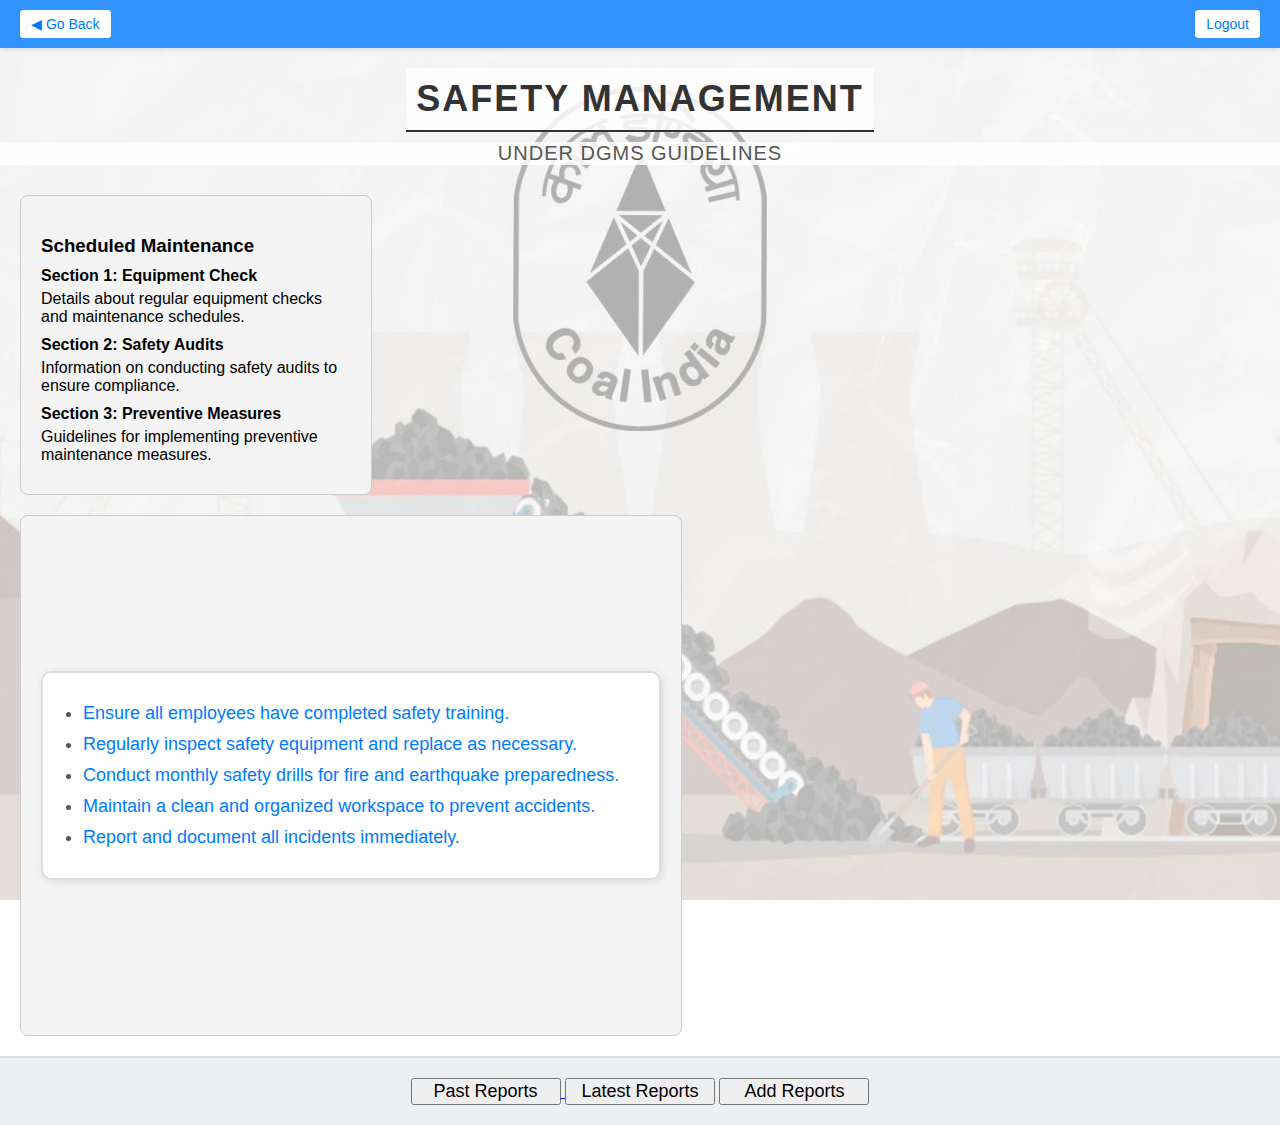
<file: check.html>
<!DOCTYPE html>
<html lang="en">
<head>
    <meta charset="UTF-8">
    <meta name="viewport" content="width=device-width, initial-scale=1.0">
    <title>Flexboard - Safety Management System</title>
    <link rel="stylesheet" href="check.css">
</head>
<body>
    <div id="google_translate_element"></div>
    <script>
        function googleTranslateElementInit() {
            new google.translate.TranslateElement({pageLanguage: 'en'}, 'google_translate_element');
        }
    </script>
    <script src="//translate.google.com/translate_a/element.js?cb=googleTranslateElementInit"></script>
    
    <!-- Top Bar with Login Details and Go Back Button -->
    <div class="top-bar">
        <a href="page2.html">
            <button class="go-back-button" onclick="goBack()">&#9664; Go Back</button>
        </a>
        <div class="login-info">
            <strong></strong>
        </div>
        <button class="logout-button" onclick="logout()">Logout</button>
    </div>

    <!-- Safety Management Heading at the Top -->
    <div class="header">
        <h1>Safety Management</h1>
        <h2>Under DGMS Guidelines</h2>
    </div>

    <div class="container">
        <!-- New Scheduled Maintenance Section on the Left Side -->
        <div class="left-box">
            <div class="scheduled-maintenance">
                <h3>Scheduled Maintenance</h3>
                <div class="maintenance-section">
                    <h4>Section 1: Equipment Check</h4>
                    <p>Details about regular equipment checks and maintenance schedules.</p>
                </div>
                <div class="maintenance-section">
                    <h4>Section 2: Safety Audits</h4>
                    <p>Information on conducting safety audits to ensure compliance.</p>
                </div>
                <div class="maintenance-section">
                    <h4>Section 3: Preventive Measures</h4>
                    <p>Guidelines for implementing preventive maintenance measures.</p>
                </div>
            </div>
        </div>

        <!-- Bullet Points Section in the Middle -->
        <div class="middle-box">
            <div class="box">
                <ul id="draggable-list">
                    <li draggable="true"><a href="#safety-training">Ensure all employees have completed safety training.</a></li>
                    <li draggable="true"><a href="#inspect-equipment">Regularly inspect safety equipment and replace as necessary.</a></li>
                    <li draggable="true"><a href="#safety-drills">Conduct monthly safety drills for fire and earthquake preparedness.</a></li>
                    <li draggable="true"><a href="#workspace-maintenance">Maintain a clean and organized workspace to prevent accidents.</a></li>
                    <li draggable="true"><a href="#incident-reporting">Report and document all incidents immediately.</a></li>
                </ul>
            </div>
        </div>
    </div>

    <!-- Button Box at the Bottom -->
    <div class="button-box">
        <a href="http://www.ismenvis.nic.in/Database/Mining_Accidents_in_India_24483.aspx">
            <button onclick="location.href='#past-reports'">Past Reports</button>
        </a>
        <button onclick="location.href='#latest-reports'">Latest Reports</button>
        <a href="https://docs.google.com/document/d/1yKGdlR-f_0Es_KPplbGagiN0gbisJxPs6AfrJtnZBNw/edit?usp=sharing">
            <button onclick="location.href='#add-reports'">Add Reports</button>
        </a>
    </div>

    <script src="script.js"></script>
</body>
</html>
</file>
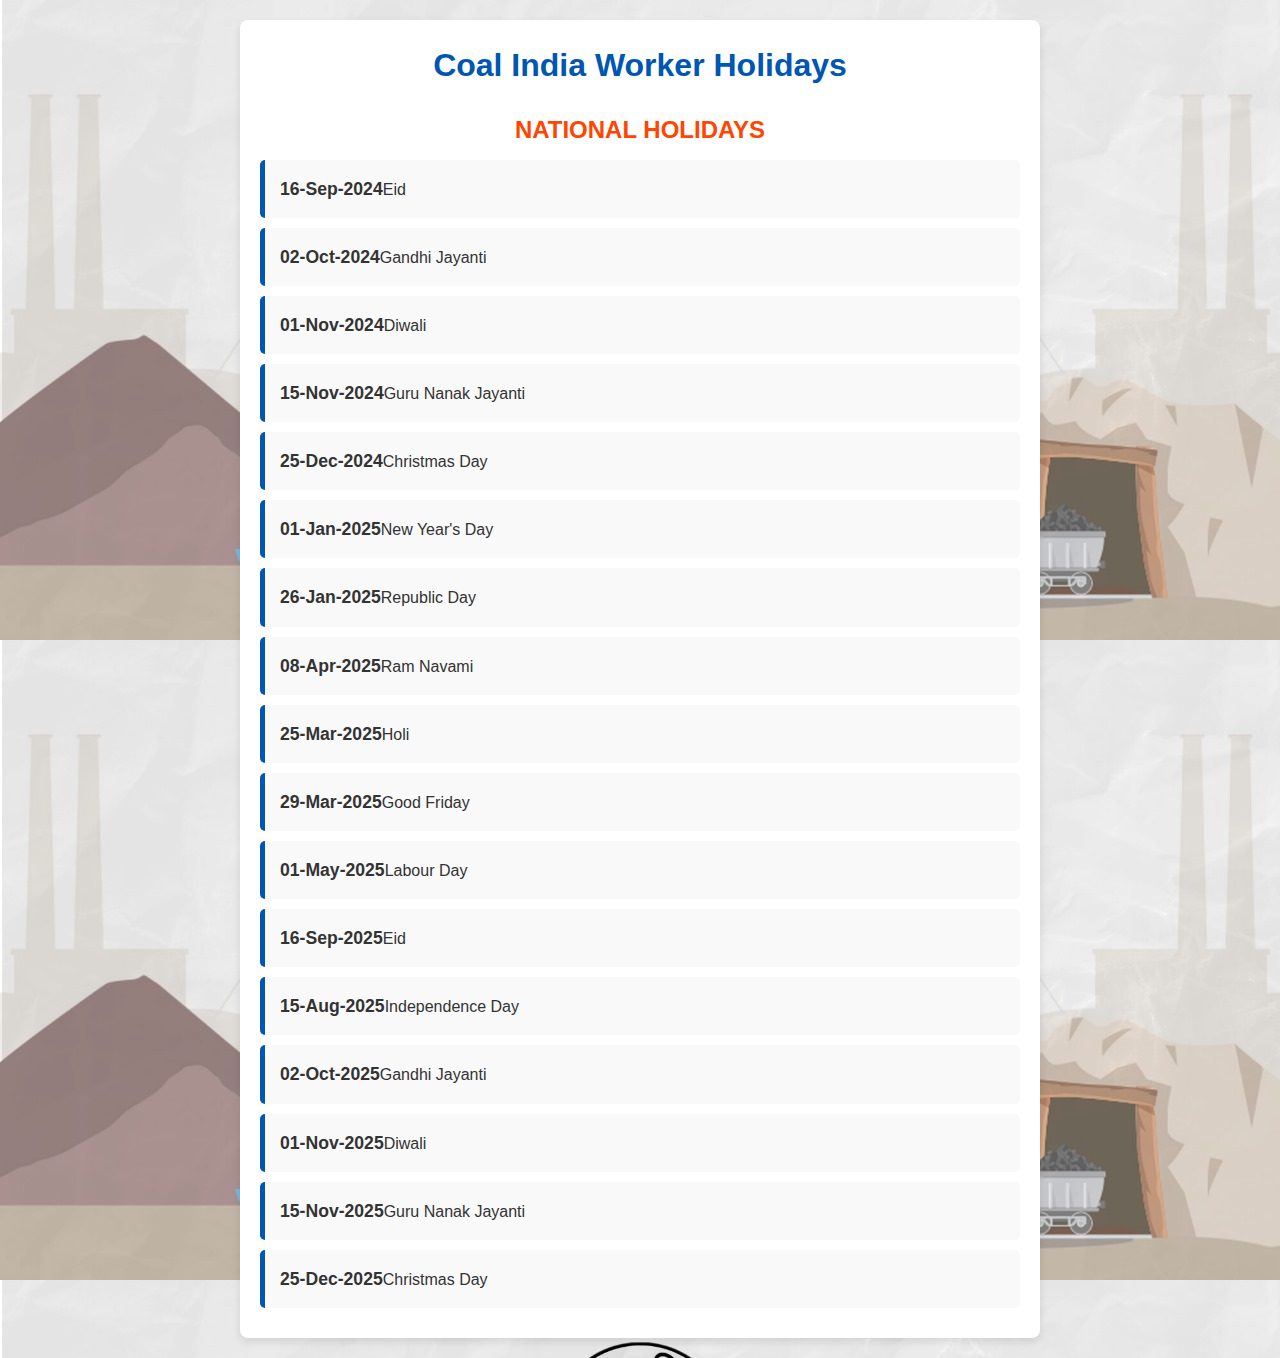
<file: holiday.html>
<!DOCTYPE html>
<html lang="en">
<head>
    <meta charset="UTF-8">
    <meta name="viewport" content="width=device-width, initial-scale=1.0">
    <title>Coal India Worker Holidays</title>
    <style>
        /* Basic reset */
        * {
            margin: 0;
            padding: 0;
            box-sizing: border-box;
        }

        /* Page background and font settings */
        body {
            background-image:url("coalindiabg.jpeg");
            font-family: 'Segoe UI', Tahoma, Geneva, Verdana, sans-serif;
            /* background-color: #f4f4f9; */
            color: #333;
            padding: 20px;
            line-height: 1.6;
        }

        /* Container for the content */
        .container {
            max-width: 800px;
            margin: 0 auto;
            background-color: #ffffff;
            padding: 20px;
            border-radius: 8px;
            box-shadow: 0 4px 8px rgba(0, 0, 0, 0.1);
        }

        /* Header styles */
        h1 {
            text-align: center;
            font-size: 2em;
            color: #0056b3;
            margin-bottom: 20px;
        }

        .holiday-header {
            font-weight: bold;
            font-size: 1.5em;
            margin-top: 20px;
            margin-bottom: 10px;
            color: #ff4500;
            text-align: center;
            text-transform: uppercase;
        }

        /* Holiday item styles */
        .holiday {
            background-color: #f9f9f9;
            padding: 15px;
            margin-bottom: 10px;
            border-left: 5px solid #0056b3;
            border-radius: 5px;
            transition: transform 0.2s, background-color 0.2s;
        }

        /* Adding some interaction on hover */
        .holiday:hover {
            background-color: #e8f0fe;
            transform: translateY(-2px);
        }

        /* Strong tag styling */
        .holiday strong {
            color: #333;
            font-weight: bold;
            font-size: 1.1em;
        }

        /* Media query for mobile responsiveness */
        @media (max-width: 600px) {
            h1 {
                font-size: 1.5em;
            }

            .holiday-header {
                font-size: 1.2em;
            }

            .holiday {
                padding: 10px;
            }
        }
    </style>
</head>
<body>
    <div id="google_translate_element"></div>
    <script>
    function googleTranslateElementInit() {
        new google.translate.TranslateElement({
            pageLanguage: 'en',
            includedLanguages: 'en,hi',
            layout: google.translate.TranslateElement.InlineLayout.SIMPLE,
            autoDisplay: false // Disable the automatic display of the translation banner
        }, 'google_translate_element');
    }
    </script>
    <script src="//translate.google.com/translate_a/element.js?cb=googleTranslateElementInit"></script>
    <div class="container">
        <h1>Coal India Worker Holidays</h1>

        <div class="holiday-header">NATIONAL HOLIDAYS</div>

        <div id="holiday-list">
            <!-- Holidays will be dynamically added here -->
        </div>
    </div>

    <script>
        document.addEventListener('DOMContentLoaded', function () {
            function displayHoliday(holiday) {
                const holidayList = document.getElementById('holiday-list');
                const holidayElement = document.createElement('div');
                holidayElement.classList.add('holiday');
                holidayElement.innerHTML = `<strong>${holiday.date}</strong>${holiday.reason}`;
                holidayList.appendChild(holidayElement);
            }

            const holidays = [
                { date: '16-Sep-2024', reason: 'Eid' },
                { date: '02-Oct-2024', reason: 'Gandhi Jayanti' },
                { date: '01-Nov-2024', reason: 'Diwali' },
                { date: '15-Nov-2024', reason: 'Guru Nanak Jayanti' },
                { date: '25-Dec-2024', reason: 'Christmas Day' },
                { date: '01-Jan-2025', reason: 'New Year\'s Day' },
                { date: '26-Jan-2025', reason: 'Republic Day' },
                { date: '08-Apr-2025', reason: 'Ram Navami' },
                { date: '25-Mar-2025', reason: 'Holi' },
                { date: '29-Mar-2025', reason: 'Good Friday' },
                { date: '01-May-2025', reason: 'Labour Day' },
                { date: '16-Sep-2025', reason: 'Eid' },
                { date: '15-Aug-2025', reason: 'Independence Day' },
                { date: '02-Oct-2025', reason: 'Gandhi Jayanti' },
                { date: '01-Nov-2025', reason: 'Diwali' },
                { date: '15-Nov-2025', reason: 'Guru Nanak Jayanti' },
                { date: '25-Dec-2025', reason: 'Christmas Day' },
            ];

            holidays.forEach(holiday => {
                displayHoliday(holiday);
            });
        });
    </script>
</body>
</html>
</file>
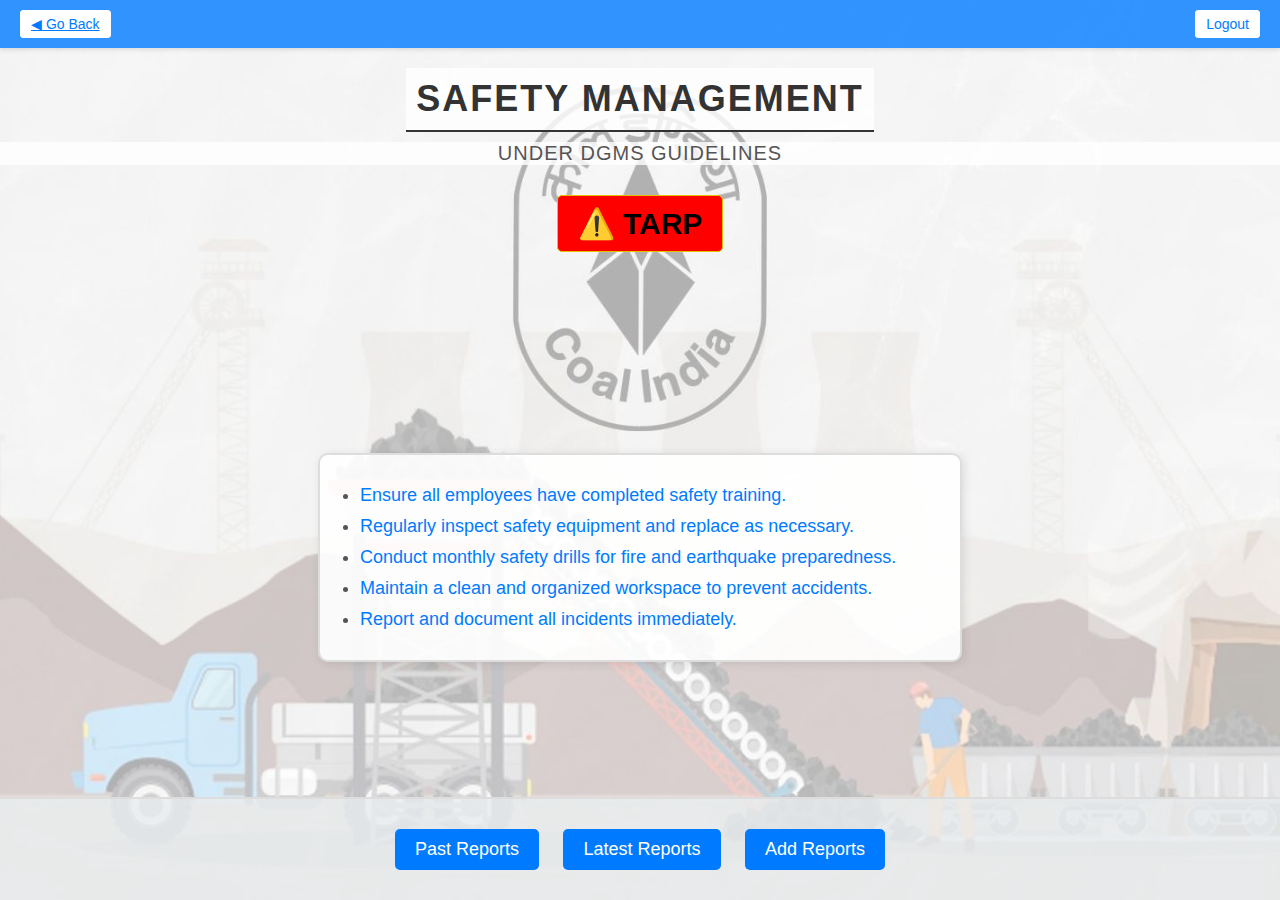
<file: new.html>
<!DOCTYPE html>
<html lang="en">
<head>
    <meta charset="UTF-8">
    <meta name="viewport" content="width=device-width, initial-scale=1.0">
    <title>Flexboard - Safety Management System</title>
    <link rel="stylesheet" href="styles.css">
</head>
<body>
    <div id="google_translate_element"></div>
    <script>
        function googleTranslateElementInit() {
            new google.translate.TranslateElement({pageLanguage: 'en'}, 'google_translate_element');
        }
    </script>
    <script src="//translate.google.com/translate_a/element.js?cb=googleTranslateElementInit"></script>
    
    <!-- Top Bar with Login Details and Go Back Button -->
    <header class="top-bar">
        <a href="page2.html" class="go-back-button" aria-label="Go Back">&#9664; Go Back</a>
        <div class="login-info" aria-live="polite">
            <strong></strong>
        </div>
        <button class="logout-button" onclick="logout()" aria-label="Logout">Logout</button>
    </header>

    <!-- Safety Management Heading at the Top -->
    <section class="header">
        <h1>Safety Management</h1>
        <h2>Under DGMS Guidelines</h2>
        <a href="response-plan.html" class="button hazard-button" aria-label="TARP">⚠️ TARP</a> <!-- TARP Button with Link -->
    </section>

    <main class="container">
        <section class="content">
            <!-- Bullet Points Section inside a box and draggable with animation -->
            <div class="box">
                <ul id="draggable-list">
                    <li draggable="true"><a href="#safety-training">Ensure all employees have completed safety training.</a></li>
                    <li draggable="true"><a href="#inspect-equipment">Regularly inspect safety equipment and replace as necessary.</a></li>
                    <li draggable="true"><a href="#safety-drills">Conduct monthly safety drills for fire and earthquake preparedness.</a></li>
                    <li draggable="true"><a href="#workspace-maintenance">Maintain a clean and organized workspace to prevent accidents.</a></li>
                    <li draggable="true"><a href="#incident-reporting">Report and document all incidents immediately.</a></li>
                </ul>
            </div>
        </section>
    </main>

    <!-- Button Box at the Bottom -->
    <footer class="button-box">
        <a href="http://www.ismenvis.nic.in/Database/Mining_Accidents_in_India_24483.aspx" class="button" aria-label="Past Reports">Past Reports</a>
        <button onclick="location.href='#latest-reports'" aria-label="Latest Reports">Latest Reports</button>
        <a href="https://docs.google.com/document/d/1yKGdlR-f_0Es_KPplbGagiN0gbisJxPs6AfrJtnZBNw/edit?usp=sharing" class="button" aria-label="Add Reports">Add Reports</a>
    </footer>

    <script src="script.js"></script>
</body>
</html>
</file>
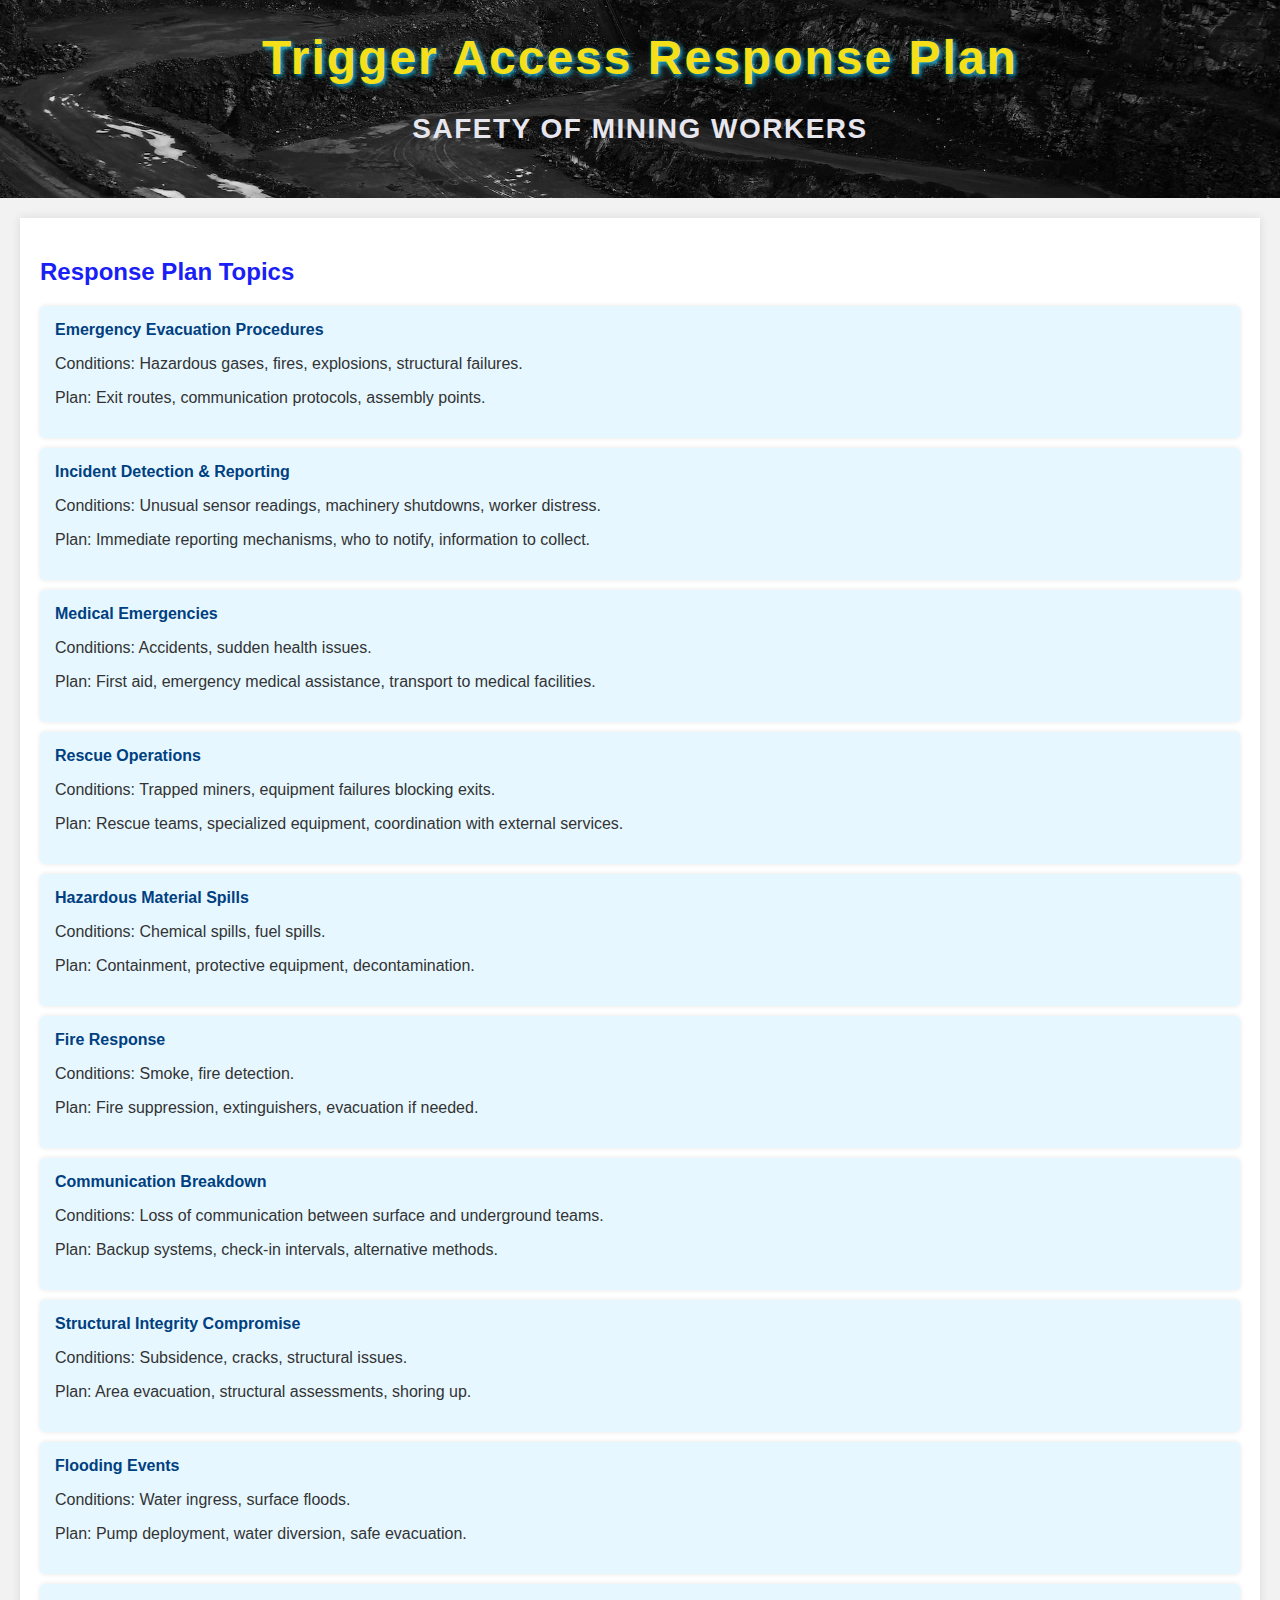
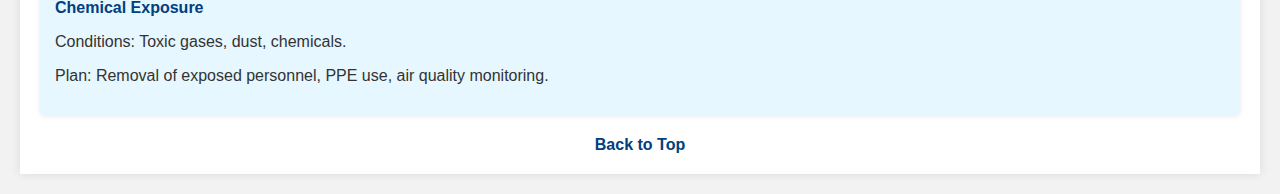
<file: response-plan.html>
<!DOCTYPE html>
<html lang="en">
<head>
    <meta charset="UTF-8">
    <meta name="viewport" content="width=device-width, initial-scale=1.0">
    <title>Trigger Access Response Plan - Mining Safety</title>
    <link rel="stylesheet" href="response_plan.css"> <!-- Link to external CSS file -->
 
</head>
<body>
    <div class="header">
        <h1>Trigger Access Response Plan</h1>
        <br>
        <h2>Safety of Mining Workers</h2>
    </div>

    <div class="container">
        <h2>Response Plan Topics</h2>
        <ul>
            <li id="evacuation">
                <a href="#evacuation">Emergency Evacuation Procedures</a>
                <p>Conditions: Hazardous gases, fires, explosions, structural failures.</p>
                <p>Plan: Exit routes, communication protocols, assembly points.</p>
            </li>
            <li id="incident-reporting">
                <a href="#incident-reporting">Incident Detection & Reporting</a>
                <p>Conditions: Unusual sensor readings, machinery shutdowns, worker distress.</p>
                <p>Plan: Immediate reporting mechanisms, who to notify, information to collect.</p>
            </li>
            <li id="medical-emergencies">
                <a href="#medical-emergencies">Medical Emergencies</a>
                <p>Conditions: Accidents, sudden health issues.</p>
                <p>Plan: First aid, emergency medical assistance, transport to medical facilities.</p>
            </li>
            <li id="rescue-operations">
                <a href="#rescue-operations">Rescue Operations</a>
                <p>Conditions: Trapped miners, equipment failures blocking exits.</p>
                <p>Plan: Rescue teams, specialized equipment, coordination with external services.</p>
            </li>
            <li id="hazardous-materials">
                <a href="#hazardous-materials">Hazardous Material Spills</a>
                <p>Conditions: Chemical spills, fuel spills.</p>
                <p>Plan: Containment, protective equipment, decontamination.</p>
            </li>
            <li id="fire-response">
                <a href="#fire-response">Fire Response</a>
                <p>Conditions: Smoke, fire detection.</p>
                <p>Plan: Fire suppression, extinguishers, evacuation if needed.</p>
            </li>
            <li id="communication-breakdown">
                <a href="#communication-breakdown">Communication Breakdown</a>
                <p>Conditions: Loss of communication between surface and underground teams.</p>
                <p>Plan: Backup systems, check-in intervals, alternative methods.</p>
            </li>
            <li id="structural-integrity">
                <a href="#structural-integrity">Structural Integrity Compromise</a>
                <p>Conditions: Subsidence, cracks, structural issues.</p>
                <p>Plan: Area evacuation, structural assessments, shoring up.</p>
            </li>
            <li id="flooding-events">
                <a href="#flooding-events">Flooding Events</a>
                <p>Conditions: Water ingress, surface floods.</p>
                <p>Plan: Pump deployment, water diversion, safe evacuation.</p>
            </li>
            <li id="chemical-exposure">
                <a href="#chemical-exposure">Chemical Exposure</a>
                <p>Conditions: Toxic gases, dust, chemicals.</p>
                <p>Plan: Removal of exposed personnel, PPE use, air quality monitoring.</p>
            </li>
        </ul>
        <div class="back-to-top">
            <a href="#top">Back to Top</a>
        </div>
    </div>
</body>
</html>
</file>
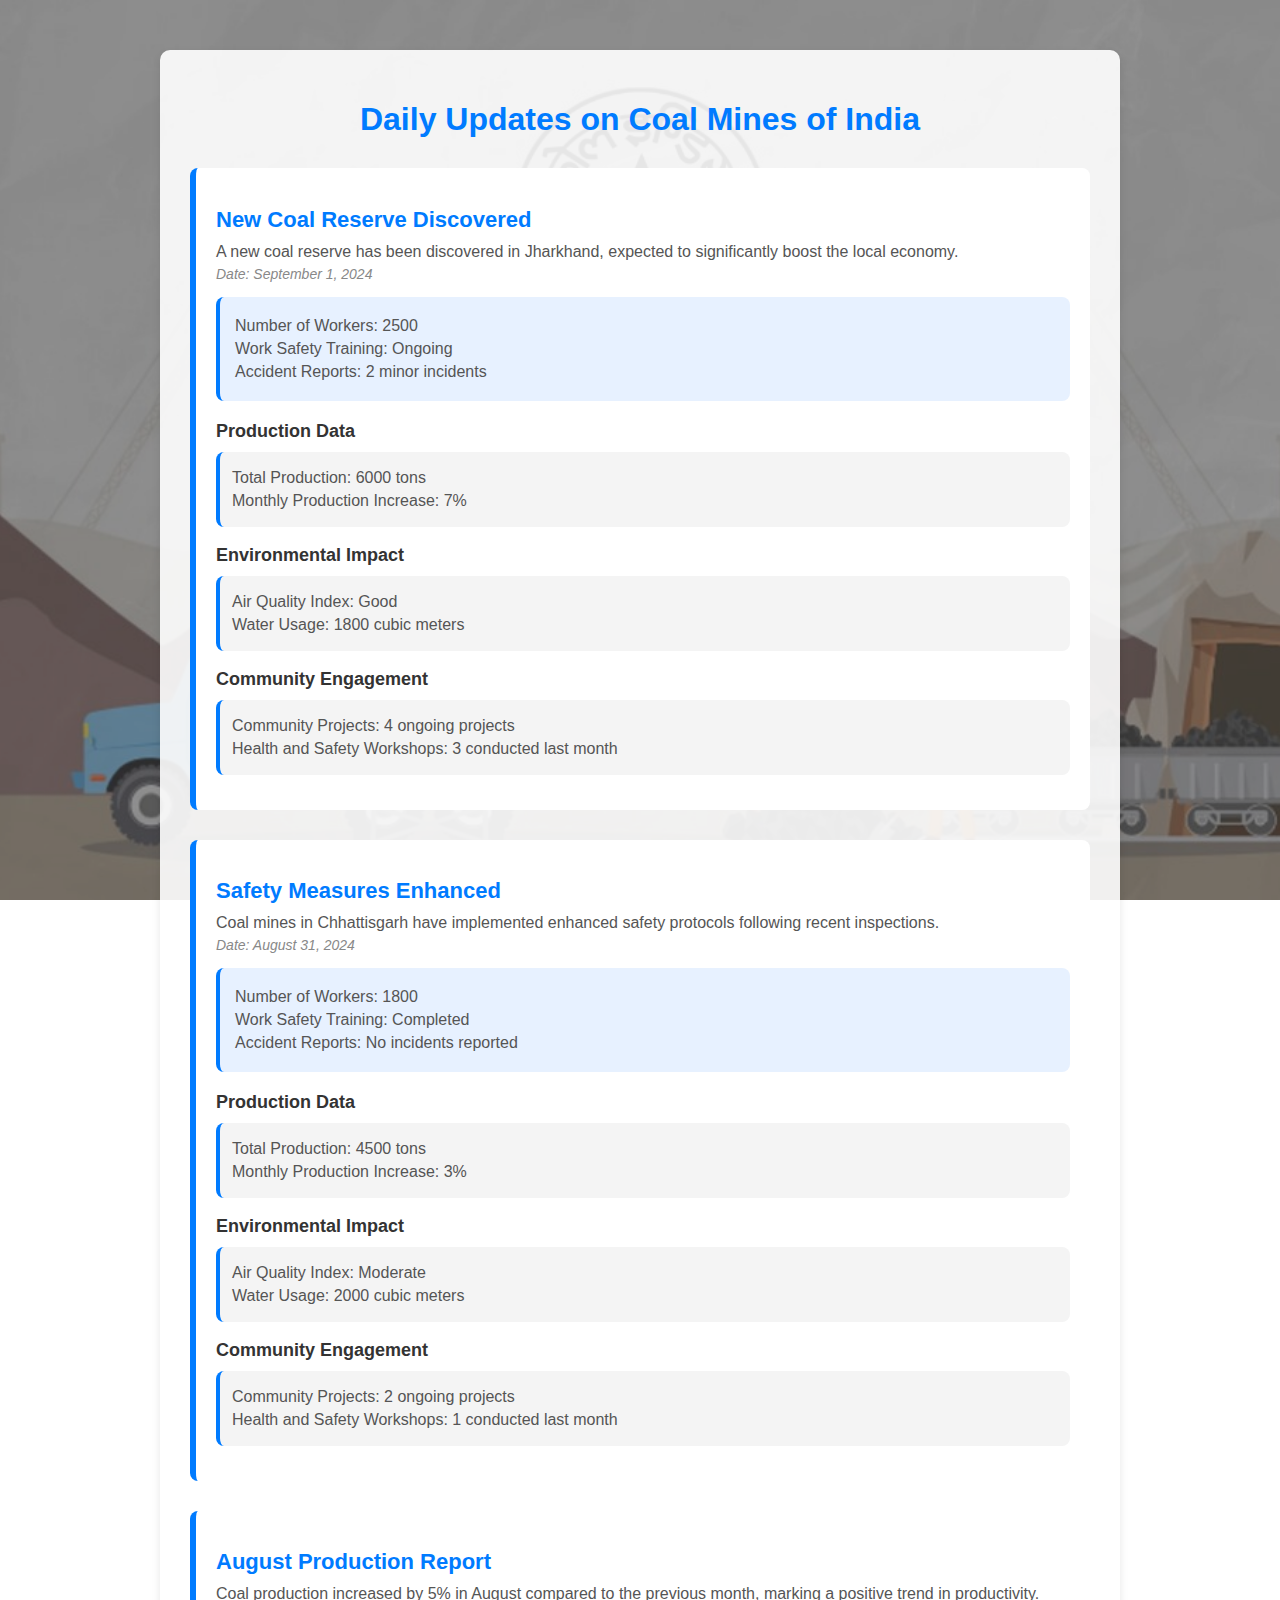
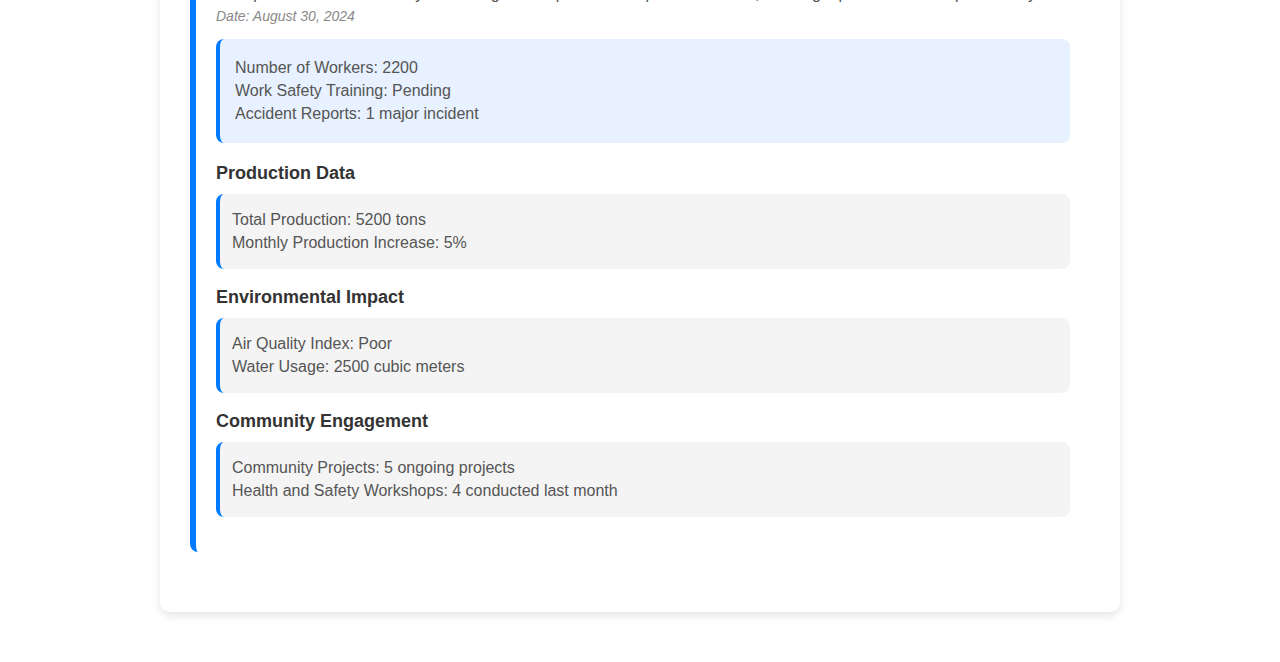
<file: updates.html>
<!DOCTYPE html>
<html lang="en">
<head>
    <meta charset="UTF-8">
    <title>Coal Mines of India - Daily Updates</title>
    <style>
 /* General Body Styling */
/* General Body Styling */
body {
    font-family: 'Segoe UI', Tahoma, Geneva, Verdana, sans-serif;
    margin: 0;
    padding: 0;
    background-image: url('coalindiabg.jpeg'); /* Add your background image here */
    background-size: cover;
    background-attachment: fixed;
    background-position: center;
    color: #333;
}

/* Overlay Effect for Better Readability */
body::before {
    content: "";
    position: absolute;
    top: 0;
    left: 0;
    right: 0;
    bottom: 0;
    background-color: rgba(0, 0, 0, 0.4); /* Dark overlay for readability */
    z-index: -1; /* Ensures this is behind all content */
}

/* Container Styling */
.container {
    max-width: 900px;
    margin: 50px auto;
    padding: 30px;
    background-color: rgba(255, 255, 255, 0.9); /* Slightly transparent background */
    border-radius: 10px;
    box-shadow: 0 4px 8px rgba(0, 0, 0, 0.1);
}

/* Heading Styling */
h1 {
    color: #007bff;
    text-align: center;
    margin-bottom: 30px;
    font-size: 2em;
    font-weight: bold;
}

/* Update Section Styling */
.update {
    margin-bottom: 30px;
    padding: 20px;
    border-left: 6px solid #007bff;
    background-color: #ffffff;
    border-radius: 8px;
    transition: box-shadow 0.3s ease, transform 0.3s ease;
}

.update:hover {
    box-shadow: 0 6px 20px rgba(0, 0, 0, 0.15);
    transform: translateY(-5px);
}

/* Title Styling */
.update h2 {
    font-size: 22px;
    color: #007bff;
    margin-bottom: 10px;
    font-weight: bold;
}

/* Content Styling */
.update p {
    font-size: 16px;
    color: #555;
    margin: 5px 0;
}

/* Date and Time Styling */
.update .date {
    font-size: 14px;
    color: #888;
    font-style: italic;
}

/* Labor Data Styling */
.labor-data {
    font-size: 16px;
    color: #333;
    margin-top: 15px;
    background-color: #e7f1ff;
    padding: 15px;
    border-radius: 8px;
    border-left: 4px solid #007bff;
}

/* New Sections Styling */
.mine-data {
    margin-top: 20px;
}

.section-title {
    font-size: 18px;
    color: #333;
    margin-bottom: 10px;
    font-weight: bold;
}

.section-content {
    font-size: 16px;
    color: #555;
    background-color: #f4f4f4;
    padding: 12px;
    border-radius: 8px;
    margin-bottom: 15px;
    border-left: 4px solid #007bff;
}

/* Responsive Styling */
@media (max-width: 600px) {
    .container {
        padding: 20px;
        margin: 20px;
    }

    h1 {
        font-size: 1.8em;
    }

    .update {
        padding: 15px;
    }

    .update h2 {
        font-size: 20px;
    }

    .update p,
    .labor-data,
    .section-content {
        font-size: 14px;
    }
}

    </style>
</head>
<body>
    <div id="google_translate_element"></div>
    <script>
    function googleTranslateElementInit() {
        new google.translate.TranslateElement({
            pageLanguage: 'en',
            includedLanguages: 'en,hi',
            layout: google.translate.TranslateElement.InlineLayout.SIMPLE,
            autoDisplay: false // Disable the automatic display of the translation banner
        }, 'google_translate_element');
    }
    </script>
    <script src="//translate.google.com/translate_a/element.js?cb=googleTranslateElementInit"></script>
    <div class="container">
        <h1>Daily Updates on Coal Mines of India</h1>
        
        <!-- Updates will be dynamically inserted here -->
        <div id="updates-container">
            <!-- Example of a static update (will be replaced dynamically) -->
            <div class="update">
                <h2>Example Update</h2>
                <p>This is a static example update. Real updates will be fetched dynamically.</p>
                <p class="date">Date: August 31, 2024</p>
                <div class="labor-data">
                    <p>Number of Workers: 2000</p>
                    <p>Work Safety Training: Completed</p>
                </div>
                <div class="mine-data">
                    <h3 class="section-title">Production Data</h3>
                    <div class="section-content">
                        <p>Total Production: 5000 tons</p>
                        <p>Monthly Production Increase: 5%</p>
                    </div>
                    <h3 class="section-title">Environmental Impact</h3>
                    <div class="section-content">
                        <p>Air Quality Index: Moderate</p>
                        <p>Water Usage: 2000 cubic meters</p>
                    </div>
                    <h3 class="section-title">Community Engagement</h3>
                    <div class="section-content">
                        <p>Community Projects: 3 ongoing projects</p>
                        <p>Health and Safety Workshops: 2 conducted last month</p>
                    </div>
                </div>
            </div>
        </div>
    </div>

    <!-- JavaScript to Fetch and Update Content -->
    <script src="updates.js"></script>
</body>
</html>
</file>
<file: check.css>
/* Container settings */
.container {
    display: flex; /* Use flexbox to align items */
    justify-content: center; /* Center the middle-box */
    align-items: flex-start; /* Align items at the top */
    padding: 20px; /* Add some padding around the container */
    gap: 20px; /* Add space between the boxes */
}

/* Left Box (Scheduled Maintenance) */
.left-box {
    width: 25%; /* Adjust width as needed */
    padding: 20px; /* Add some padding inside the box */
    background-color: #f4f4f4; /* Background color for the box */
    border: 1px solid #ccc; /* Border for the box */
    border-radius: 8px; /* Rounded corners */
}

/* Middle Box (Bullet Points) */
.middle-box {
    width: 50%; /* Adjust width as needed */
    padding: 20px; /* Add some padding inside the box */
    background-color: #f4f4f4; /* Background color for the box */
    border: 1px solid #ccc; /* Border for the box */
    border-radius: 8px; /* Rounded corners */
}

/* Scheduled Maintenance Section */
.scheduled-maintenance h3 {
    margin-bottom: 10px; /* Space below the main heading */
}

.maintenance-section {
    margin-bottom: 10px; /* Space between maintenance sections */
}

.maintenance-section h4 {
    margin: 0; /* Remove default margin for headings */
}

.maintenance-section p {
    margin: 5px 0 0 0; /* Space above paragraphs */
}
body, html {
    margin: 0;
    padding: 0;
    height: 100%;
    font-family: Arial, sans-serif;
    background: url('Untitled.jpg') no-repeat center center fixed;
    background-size: cover;
    display: flex;
    flex-direction: column;
    justify-content: space-between;
}

.top-bar {
    display: flex;
    justify-content: space-between;
    align-items: center;
    background-color: rgba(0, 123, 255, 0.8);
    color: white;
    padding: 10px 20px;
    box-shadow: 0 2px 4px rgba(0, 0, 0, 0.1);
}

.top-bar .login-info {
    font-size: 16px;
    margin-right: 40px;
}

.top-bar .logout-button {
    padding: 5px 10px;
    font-size: 14px;
    background-color: white;
    color: #007bff;
    border: 1px solid white;
    border-radius: 3px;
    cursor: pointer;
}

.top-bar .logout-button:hover {
    background-color: #f0f0f0;
}

.top-bar .go-back-button {
    padding: 5px 10px;
    font-size: 14px;
    background-color: white;
    color: #007bff;
    border: 1px solid white;
    border-radius: 3px;
    cursor: pointer;
}

.top-bar .go-back-button:hover {
    background-color: #f0f0f0;
}

.header {
    text-align: center;
    padding-top: 20px;
}

h1 {
    font-size: 36px;
    color: #333;
    margin: 0;
    padding: 10px;
    text-transform: uppercase;
    letter-spacing: 2px;
    border-bottom: 2px solid #333;
    display: inline-block;
    background-color: rgba(255, 255, 255, 0.8);
}

h2 {
    font-size: 20px;
    color: #555;
    margin: 10px 0;
    font-weight: normal;
    text-transform: uppercase;
    letter-spacing: 1px;
    background-color: rgba(255, 255, 255, 0.8);
}

.container {
    flex: 1;
    display: flex;
    flex-direction: column;
    justify-content: flex-end;
    position: relative;
}

.box {
    margin: 135px auto;
    max-width: 600px;
    background-color: rgba(255, 255, 255, 0.9);
    padding: 20px;
    border: 2px solid #ddd;
    border-radius: 10px;
    box-shadow: 2px 2px 10px rgba(0, 0, 0, 0.1);
}

ul {
    list-style-type: disc;
    padding-left: 20px;
    margin: 0;
}

li {
    margin: 10px 0;
    font-size: 18px;
    color: #555;
    cursor: move;
    transition: transform 0.2s ease, background-color 0.2s ease;
}

li:active {
    transform: scale(1.05);
    background-color: #f0f8ff;
}

li a {
    text-decoration: none;
    color: #007bff;
}

li a:hover {
    text-decoration: underline;
}

@keyframes fadeIn {
    0% { opacity: 0; transform: translateY(20px); }
    100% { opacity: 1; transform: translateY(0); }
}

li {
    animation: fadeIn 0.5s ease both;
}

.button-box {
    background-color: rgba(233, 236, 239, 0.8);
    padding: 20px;
    border-top: 2px solid #ddd;
    text-align: center;
}

.button-box button {
    width: 150px;
    font-size: 18px;
}
</file>
<file: styles.css>
body, html {
    margin: 0;
    padding: 0;
    height: 100%;
    font-family: Arial, sans-serif;
    background: url('Untitled.jpg') no-repeat center center fixed;
    background-size: cover;
    display: flex;
    flex-direction: column;
    justify-content: space-between;
}

.top-bar {
    display: flex;
    justify-content: space-between;
    align-items: center;
    background-color: rgba(0, 123, 255, 0.8);
    color: white;
    padding: 10px 20px;
    box-shadow: 0 2px 4px rgba(0, 0, 0, 0.1);
    position: relative; /* Ensure TARP button is positioned correctly */
}

.top-bar .login-info {
    font-size: 16px;
    margin-right: 40px;
}

.top-bar .logout-button,
.top-bar .go-back-button {
    padding: 5px 10px;
    font-size: 14px;
    background-color: white;
    color: #007bff;
    border: 1px solid white;
    border-radius: 3px;
    cursor: pointer;
}

.top-bar .logout-button:hover,
.top-bar .go-back-button:hover {
    background-color: #f0f0f0;
}

.header {
    text-align: center;
    padding-top: 20px;
}

h1 {
    font-size: 36px;
    color: #333;
    margin: 0;
    padding: 10px;
    text-transform: uppercase;
    letter-spacing: 2px;
    border-bottom: 2px solid #333;
    display: inline-block;
    background-color: rgba(255, 255, 255, 0.8);
}

h2 {
    font-size: 20px;
    color: #555;
    margin: 10px 0;
    font-weight: normal;
    text-transform: uppercase;
    letter-spacing: 1px;
    background-color: rgba(255, 255, 255, 0.8);
}

.header .hazard-button {
    display: inline-block;
    background-color: #ff0000; /* Red background */
    color: black; /* Black text color */
    border: 1px solid #e5c100; /* Yellow border */
    font-weight: bold;
    font-size: 30px;
    margin-top: 20px; /* Space between heading and TARP button */
    text-decoration: none;
    padding: 10px 20px;
    border-radius: 5px;
    text-align: center;
}

.header .hazard-button:hover {
    background-color: #e5c100; /* Yellow on hover */
    color: white;
    border-color: #ffcc00;
}

.container {
    flex: 1;
    display: flex;
    flex-direction: column;
    justify-content: flex-end;
    position: relative;
}

.box {
    margin: 135px auto;
    max-width: 600px;
    background-color: rgba(255, 255, 255, 0.9);
    padding: 20px;
    border: 2px solid #ddd;
    border-radius: 10px;
    box-shadow: 2px 2px 10px rgba(0, 0, 0, 0.1);
}

ul {
    list-style-type: disc;
    padding-left: 20px;
    margin: 0;
}

li {
    margin: 10px 0;
    font-size: 18px;
    color: #555;
    cursor: move;
    transition: transform 0.2s ease, background-color 0.2s ease;
}

li:active {
    transform: scale(1.05);
    background-color: #f0f8ff;
}

li a {
    text-decoration: none;
    color: #007bff;
}

li a:hover {
    text-decoration: underline;
}

@keyframes fadeIn {
    0% { opacity: 0; transform: translateY(20px); }
    100% { opacity: 1; transform: translateY(0); }
}

li {
    animation: fadeIn 0.5s ease both;
}

.button-box {
    background-color: rgba(233, 236, 239, 0.8);
    padding: 20px;
    border-top: 2px solid #ddd;
    text-align: center;
}

.button-box a.button,
.button-box button {
    background-color: #007bff; /* Blue background */
    color: white; /* White text color */
    padding: 10px 20px;
    border: none;
    border-radius: 5px;
    text-decoration: none;
    display: inline-block;
    margin: 10px;
    cursor: pointer;
    font-size: 18px;
    transition: background-color 0.3s ease, transform 0.3s ease;
}

.button-box a.button:hover,
.button-box button:hover {
    background-color: #0056b3; /* Darker blue on hover */
    transform: translateY(-2px); /* Slight lift on hover */
}
</file>
<file: response_plan.css>
body {
    font-family: Arial, sans-serif;
    background-color: #f2f2f2;
    color: #333;
    margin: 0;
    padding: 0;
}

.header {
    background-color: #a9cff4; /* Fallback color */
    background-image: url('bg1.png'); /* Add your background image URL here */
    background-size: cover; /* Cover the entire header area */
    background-position: center; /* Center the image */
    padding: 30px 20px;
    text-align: center;
    position: relative;
    color: #fff;
}

.header h1 {
    font-size: 48px;
    font-weight: bold;
    letter-spacing: 2px;
    text-shadow: 2px 2px 5px rgba(26, 194, 236, 0.97);
    margin: 0;
    position: relative;
    z-index: 2;
}

.header h2 {
    color: #e7e6ef;
    font-size: 28px;
    margin-top: 10px;
    text-transform: uppercase;
    letter-spacing: 1.5px;
}

.container {
    max-width: 1200px;
    margin: 20px auto;
    padding: 20px;
    background-color: #fff;
    box-shadow: 0 0 10px rgba(0, 0, 0, 0.1);
}

h1 {
    color: #f5df19;
}
h2 {
    color: #1920f5;
}
ul {
    list-style-type: none;
    padding: 0;
}

li {
    background-color: #e6f7ff;
    margin: 10px 0;
    padding: 15px;
    border-radius: 5px;
    box-shadow: 0 0 5px rgba(0, 0, 0, 0.1);
}

li a {
    text-decoration: none;
    color: #004080;
    font-weight: bold;
}

.back-to-top {
    display: block;
    margin-top: 20px;
    text-align: center;
}

.back-to-top a {
    text-decoration: none;
    color: #004080;
    font-weight: bold;
}
</file>
